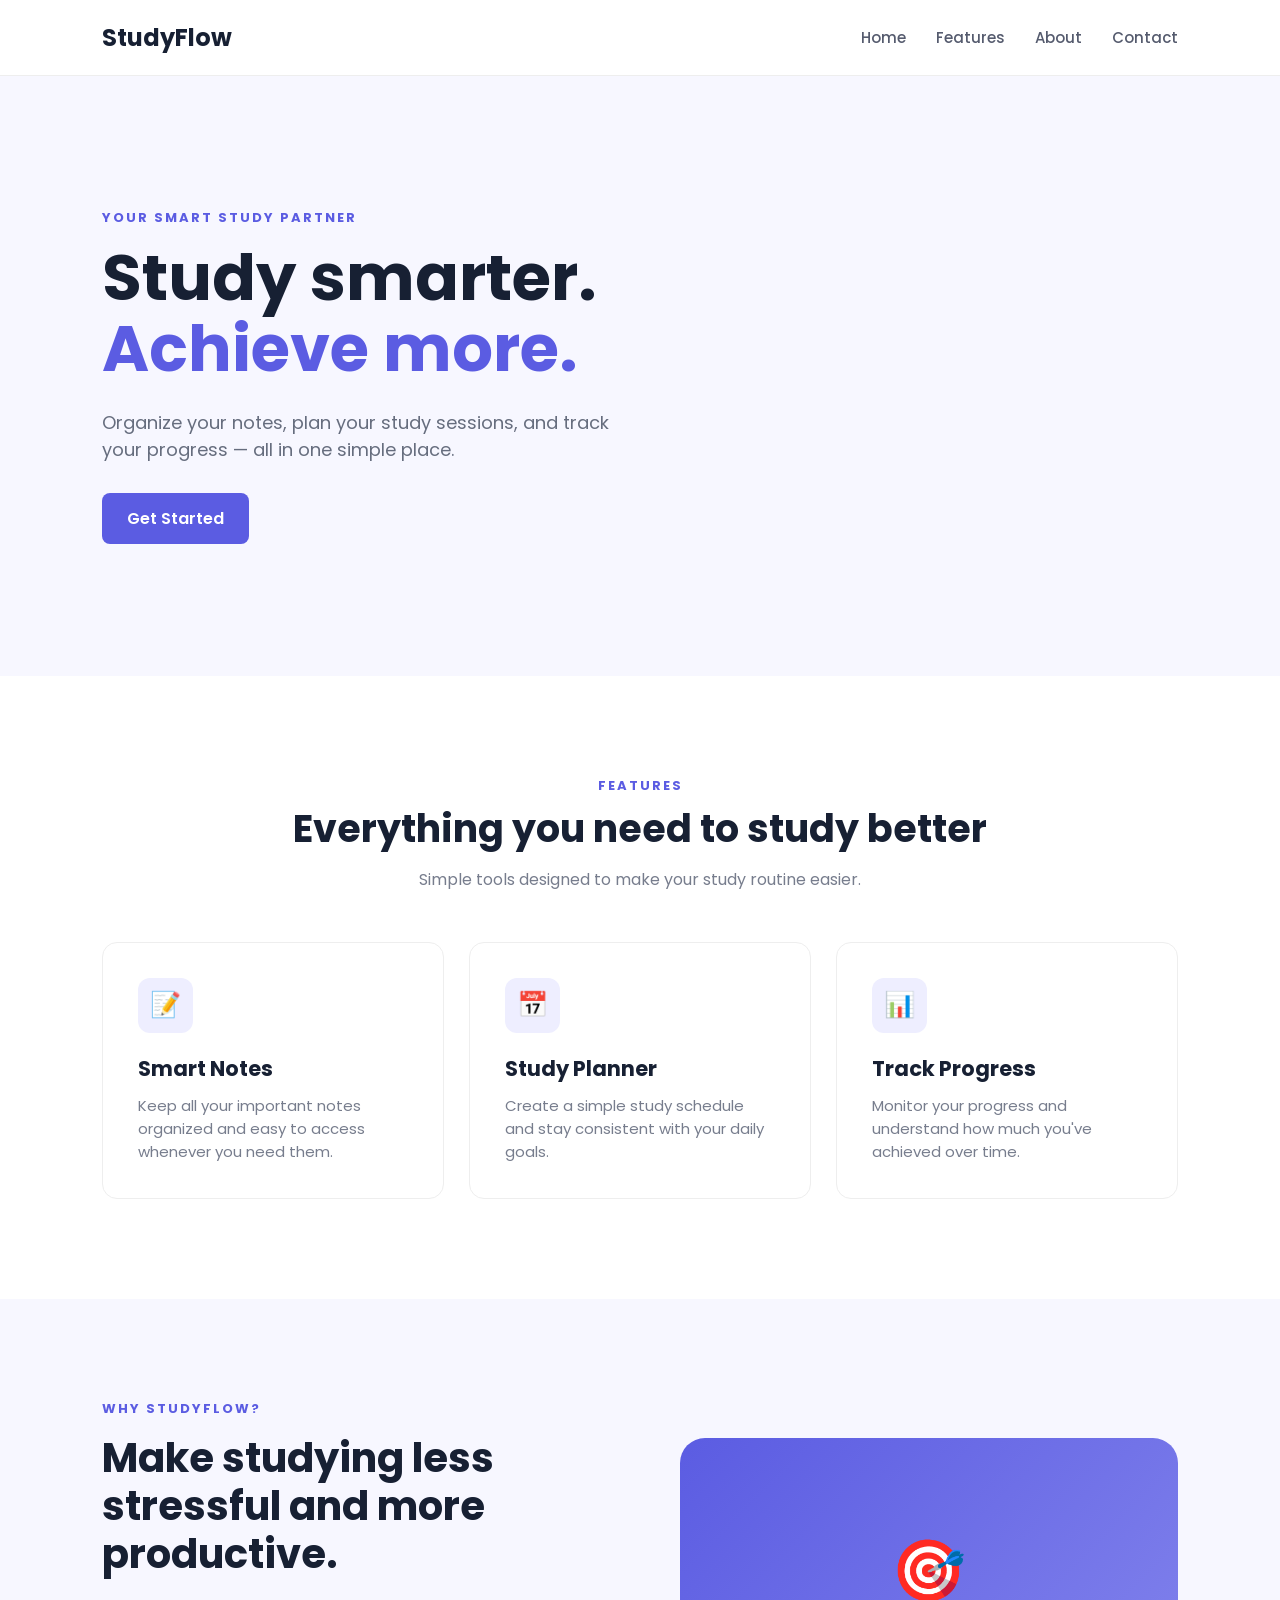
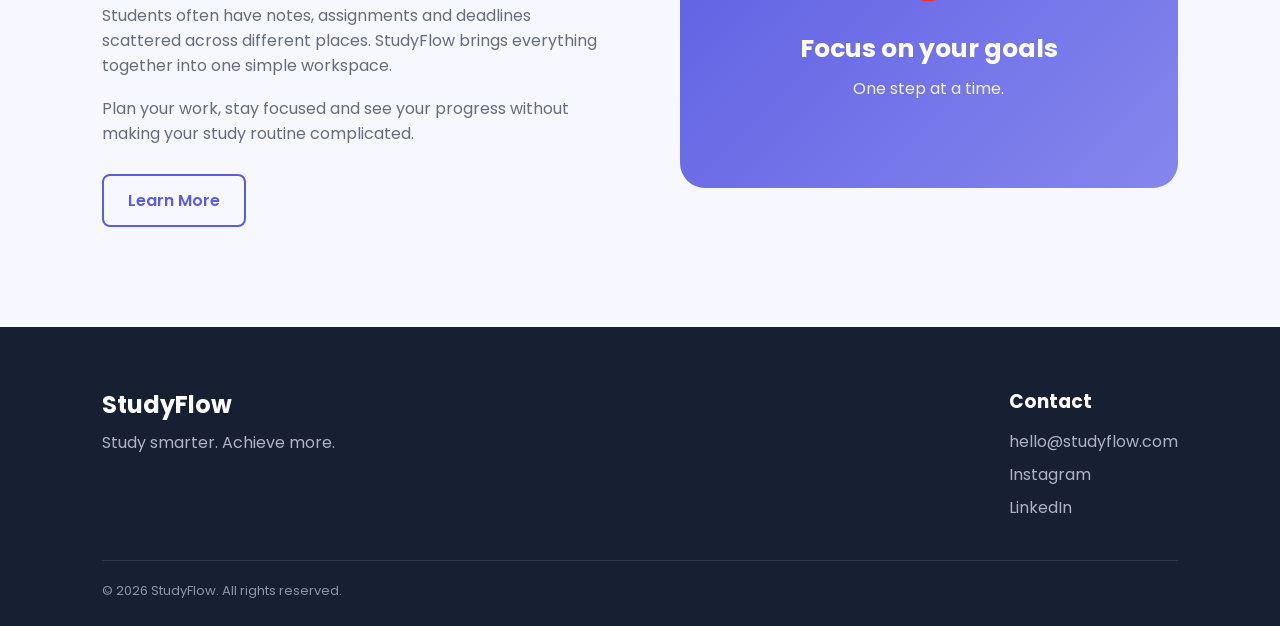
<file: WebDev-L1-LandingPage/index.html>
<!DOCTYPE html>
<html lang="en">

<head>
    <meta charset="UTF-8">

    <meta name="viewport" content="width=device-width, initial-scale=1.0">

    <title>StudyFlow</title>

    <link rel="stylesheet" href="style.css">
</head>

<body>

    <header class="navbar">

        <div class="logo">
            StudyFlow
        </div>

        <nav>
            <a href="#home">Home</a>
            <a href="#features">Features</a>
            <a href="#about">About</a>
            <a href="#contact">Contact</a>
        </nav>

    </header>
    <section class="hero" id="home">

    <div class="hero-content">

        <p class="small-heading">YOUR SMART STUDY PARTNER</p>

        <h1>
            Study smarter.<br>
            <span>Achieve more.</span>
        </h1>

        <p class="hero-text">
            Organize your notes, plan your study sessions,
            and track your progress — all in one simple place.
        </p>

        <a href="#features" class="cta-button">
            Get Started
        </a>

    </div>

</section>
<section class="features" id="features">

    <div class="section-heading">

        <p>FEATURES</p>

        <h2>Everything you need to study better</h2>

        <p>
            Simple tools designed to make your study routine easier.
        </p>

    </div>


    <div class="feature-container">

        <div class="feature-card">

            <div class="icon">📝</div>

            <h3>Smart Notes</h3>

            <p>
                Keep all your important notes organized
                and easy to access whenever you need them.
            </p>

        </div>


        <div class="feature-card">

            <div class="icon">📅</div>

            <h3>Study Planner</h3>

            <p>
                Create a simple study schedule and stay
                consistent with your daily goals.
            </p>

        </div>


        <div class="feature-card">

            <div class="icon">📊</div>

            <h3>Track Progress</h3>

            <p>
                Monitor your progress and understand
                how much you've achieved over time.
            </p>

        </div>

    </div>

</section>
<section class="about" id="about">

    <div class="about-content">

        <p class="small-heading">WHY STUDYFLOW?</p>

        <h2>
            Make studying less stressful and more productive.
        </h2>

        <p>
            Students often have notes, assignments and deadlines
            scattered across different places. StudyFlow brings
            everything together into one simple workspace.
        </p>

        <p>
            Plan your work, stay focused and see your progress
            without making your study routine complicated.
        </p>

        <a href="#contact" class="secondary-button">
            Learn More
        </a>

    </div>


    <div class="about-box">

        <div class="about-icon">🎯</div>

        <h3>Focus on your goals</h3>

        <p>One step at a time.</p>

    </div>

</section>
<footer id="contact">

    <div class="footer-content">

        <div>
            <div class="logo">StudyFlow</div>

            <p>
                Study smarter. Achieve more.
            </p>
        </div>


        <div class="footer-links">

            <h3>Contact</h3>

            <a href="mailto:hello@studyflow.com">
                hello@studyflow.com
            </a>

            <a href="#">
                Instagram
            </a>

            <a href="#">
                LinkedIn
            </a>

        </div>

    </div>


    <div class="copyright">
        © 2026 StudyFlow. All rights reserved.
    </div>

</footer>

</body>

</html>
</file>
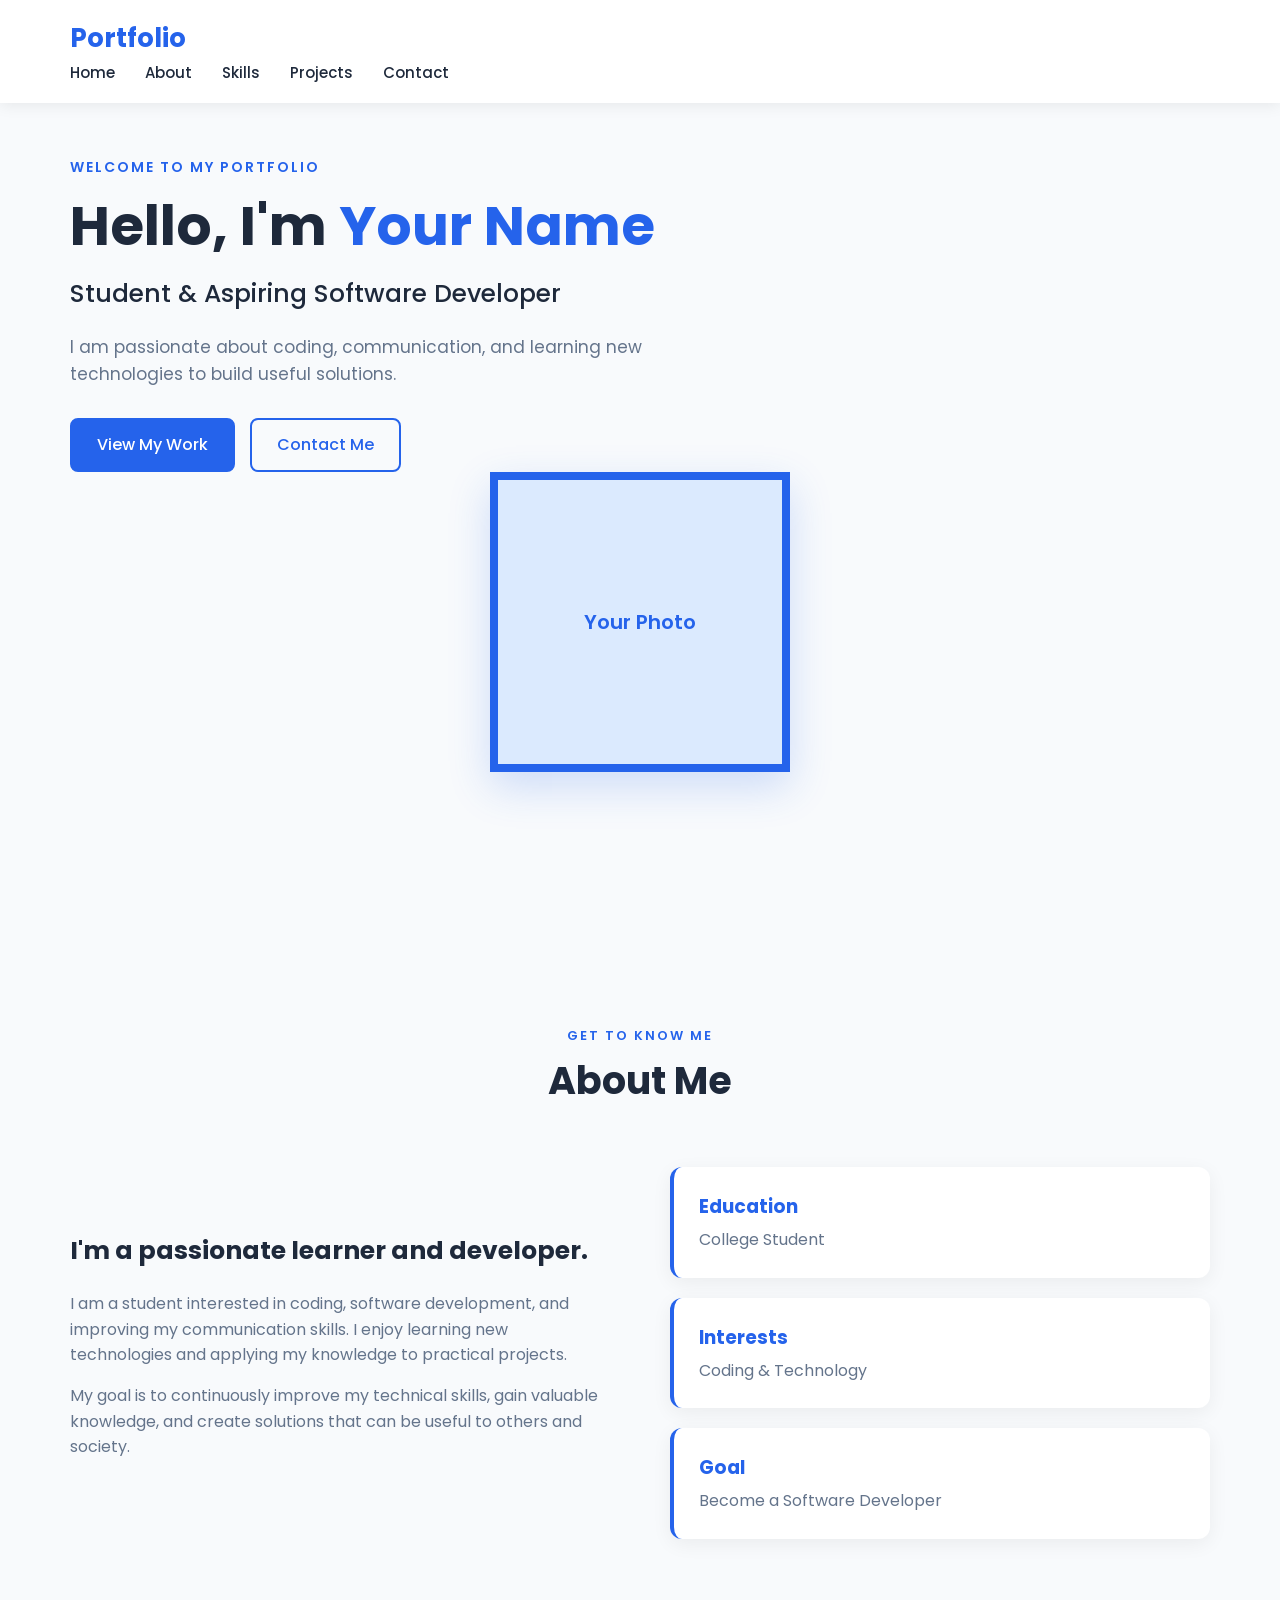
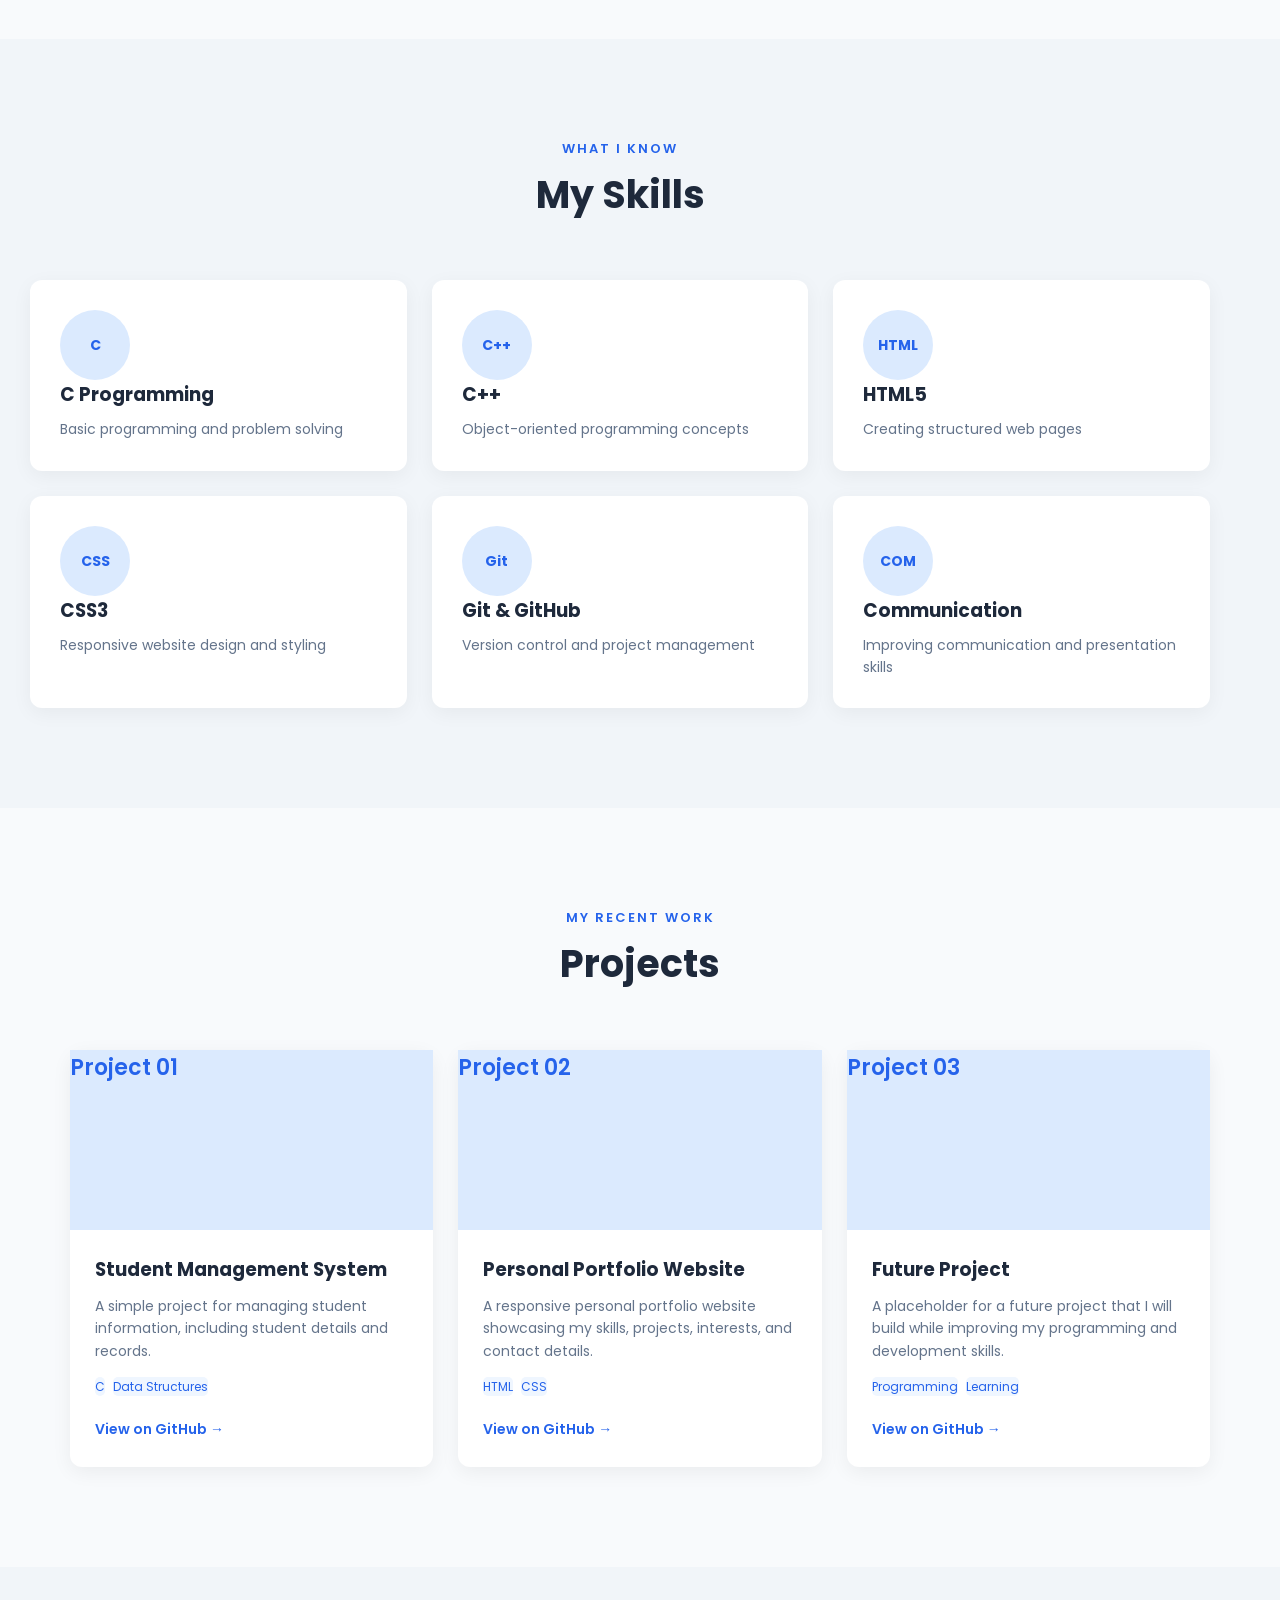
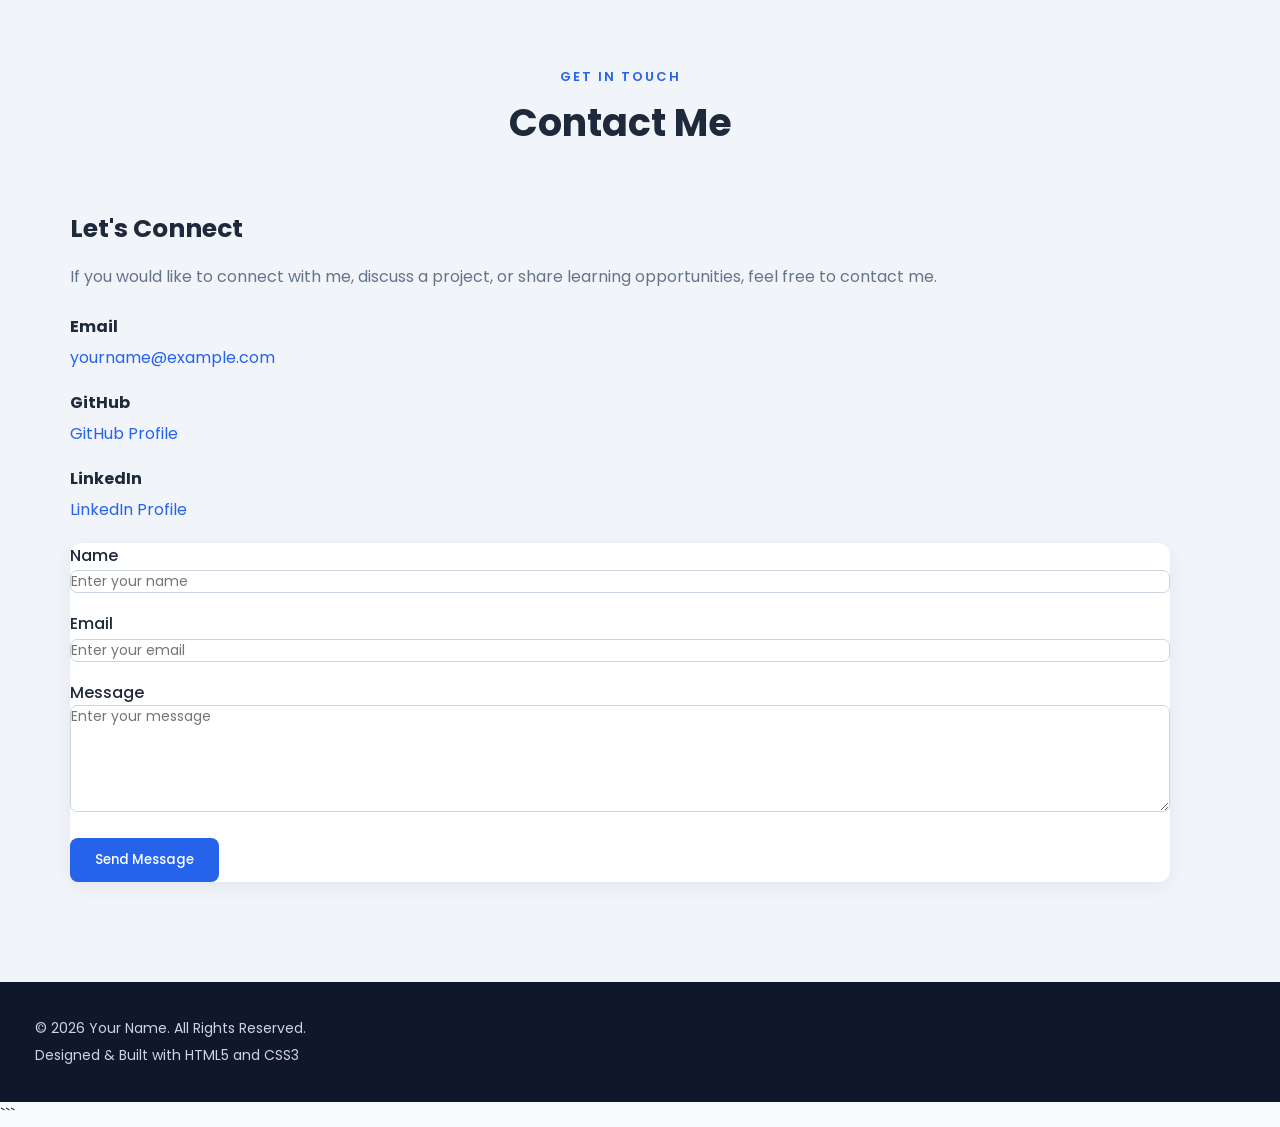
<file: WebDev-L1-T2-Personal Portfolio/index.html>
<!DOCTYPE html>

<html lang="en">
<head>
    <meta charset="UTF-8">
    <meta name="viewport" content="width=device-width, initial-scale=1.0">

```
<title>Your Name | Personal Portfolio</title>

<!-- Google Font -->
<link rel="preconnect" href="https://fonts.googleapis.com">
<link rel="preconnect" href="https://fonts.gstatic.com" crossorigin>
<link href="https://fonts.googleapis.com/css2?family=Poppins:wght@300;400;500;600;700&display=swap" rel="stylesheet">

<!-- CSS -->
<link rel="stylesheet" href="style.css">
```

</head>

<body>

```
<!-- ================= NAVIGATION ================= -->
<header class="header">
    <nav class="navbar">

        <a href="#home" class="logo">Portfolio</a>

        <ul class="nav-links">
            <li><a href="#home">Home</a></li>
            <li><a href="#about">About</a></li>
            <li><a href="#skills">Skills</a></li>
            <li><a href="#projects">Projects</a></li>
            <li><a href="#contact">Contact</a></li>
        </ul>

    </nav>
</header>


<!-- ================= HERO SECTION ================= -->
<section id="home" class="hero">

    <div class="hero-content">

        <p class="welcome">WELCOME TO MY PORTFOLIO</p>

        <h1>Hello, I'm <span>Your Name</span></h1>

        <h2>Student & Aspiring Software Developer</h2>

        <p>
            I am passionate about coding, communication, and learning
            new technologies to build useful solutions.
        </p>

        <div class="hero-buttons">
            <a href="#projects" class="btn primary-btn">View My Work</a>
            <a href="#contact" class="btn secondary-btn">Contact Me</a>
        </div>

    </div>

    <div class="profile-image">
        <!-- Replace this with your photo -->
        <div class="avatar">
            <span>Your Photo</span>
        </div>
    </div>

</section>


<!-- ================= ABOUT SECTION ================= -->
<section id="about" class="section">

    <div class="section-title">
        <p>GET TO KNOW ME</p>
        <h2>About Me</h2>
    </div>

    <div class="about-content">

        <div class="about-text">

            <h3>I'm a passionate learner and developer.</h3>

            <p>
                I am a student interested in coding, software development,
                and improving my communication skills. I enjoy learning
                new technologies and applying my knowledge to practical
                projects.
            </p>

            <p>
                My goal is to continuously improve my technical skills,
                gain valuable knowledge, and create solutions that can
                be useful to others and society.
            </p>

        </div>

        <div class="about-info">

            <div class="info-box">
                <h3>Education</h3>
                <p>College Student</p>
            </div>

            <div class="info-box">
                <h3>Interests</h3>
                <p>Coding & Technology</p>
            </div>

            <div class="info-box">
                <h3>Goal</h3>
                <p>Become a Software Developer</p>
            </div>

        </div>

    </div>

</section>


<!-- ================= SKILLS SECTION ================= -->
<section id="skills" class="section skills-section">

    <div class="section-title">
        <p>WHAT I KNOW</p>
        <h2>My Skills</h2>
    </div>

    <div class="skills-grid">

        <div class="skill-card">
            <div class="skill-icon">C</div>
            <h3>C Programming</h3>
            <p>Basic programming and problem solving</p>
        </div>

        <div class="skill-card">
            <div class="skill-icon">C++</div>
            <h3>C++</h3>
            <p>Object-oriented programming concepts</p>
        </div>

        <div class="skill-card">
            <div class="skill-icon">HTML</div>
            <h3>HTML5</h3>
            <p>Creating structured web pages</p>
        </div>

        <div class="skill-card">
            <div class="skill-icon">CSS</div>
            <h3>CSS3</h3>
            <p>Responsive website design and styling</p>
        </div>

        <div class="skill-card">
            <div class="skill-icon">Git</div>
            <h3>Git & GitHub</h3>
            <p>Version control and project management</p>
        </div>

        <div class="skill-card">
            <div class="skill-icon">COM</div>
            <h3>Communication</h3>
            <p>Improving communication and presentation skills</p>
        </div>

    </div>

</section>


<!-- ================= PROJECTS SECTION ================= -->
<section id="projects" class="section">

    <div class="section-title">
        <p>MY RECENT WORK</p>
        <h2>Projects</h2>
    </div>

    <div class="projects-grid">

        <!-- Project 1 -->
        <div class="project-card">

            <div class="project-image">
                Project 01
            </div>

            <div class="project-content">

                <h3>Student Management System</h3>

                <p>
                    A simple project for managing student information,
                    including student details and records.
                </p>

                <div class="project-tags">
                    <span>C</span>
                    <span>Data Structures</span>
                </div>

                <a href="#" class="project-link">
                    View on GitHub →
                </a>

            </div>

        </div>


        <!-- Project 2 -->
        <div class="project-card">

            <div class="project-image">
                Project 02
            </div>

            <div class="project-content">

                <h3>Personal Portfolio Website</h3>

                <p>
                    A responsive personal portfolio website showcasing
                    my skills, projects, interests, and contact details.
                </p>

                <div class="project-tags">
                    <span>HTML</span>
                    <span>CSS</span>
                </div>

                <a href="#" class="project-link">
                    View on GitHub →
                </a>

            </div>

        </div>


        <!-- Project 3 -->
        <div class="project-card">

            <div class="project-image">
                Project 03
            </div>

            <div class="project-content">

                <h3>Future Project</h3>

                <p>
                    A placeholder for a future project that I will build
                    while improving my programming and development skills.
                </p>

                <div class="project-tags">
                    <span>Programming</span>
                    <span>Learning</span>
                </div>

                <a href="#" class="project-link">
                    View on GitHub →
                </a>

            </div>

        </div>

    </div>

</section>


<!-- ================= CONTACT SECTION ================= -->
<section id="contact" class="section contact-section">

    <div class="section-title">
        <p>GET IN TOUCH</p>
        <h2>Contact Me</h2>
    </div>

    <div class="contact-container">

        <div class="contact-info">

            <h3>Let's Connect</h3>

            <p>
                If you would like to connect with me, discuss a project,
                or share learning opportunities, feel free to contact me.
            </p>

            <div class="contact-item">
                <strong>Email</strong>
                <a href="mailto:yourname@example.com">
                    yourname@example.com
                </a>
            </div>

            <div class="contact-item">
                <strong>GitHub</strong>
                <a href="#" target="_blank">
                    GitHub Profile
                </a>
            </div>

            <div class="contact-item">
                <strong>LinkedIn</strong>
                <a href="#" target="_blank">
                    LinkedIn Profile
                </a>
            </div>

        </div>


        <!-- Contact Form -->
        <form class="contact-form">

            <label for="name">Name</label>
            <input
                type="text"
                id="name"
                name="name"
                placeholder="Enter your name"
                required
            >

            <label for="email">Email</label>
            <input
                type="email"
                id="email"
                name="email"
                placeholder="Enter your email"
                required
            >

            <label for="message">Message</label>
            <textarea
                id="message"
                name="message"
                rows="5"
                placeholder="Enter your message"
            ></textarea>

            <button type="submit" class="btn primary-btn">
                Send Message
            </button>

        </form>

    </div>

</section>


<!-- ================= FOOTER ================= -->
<footer class="footer">

    <p>
        © 2026 Your Name. All Rights Reserved.
    </p>

    <p>
        Designed & Built with HTML5 and CSS3
    </p>

</footer>
```

</body>
</html>
</file>
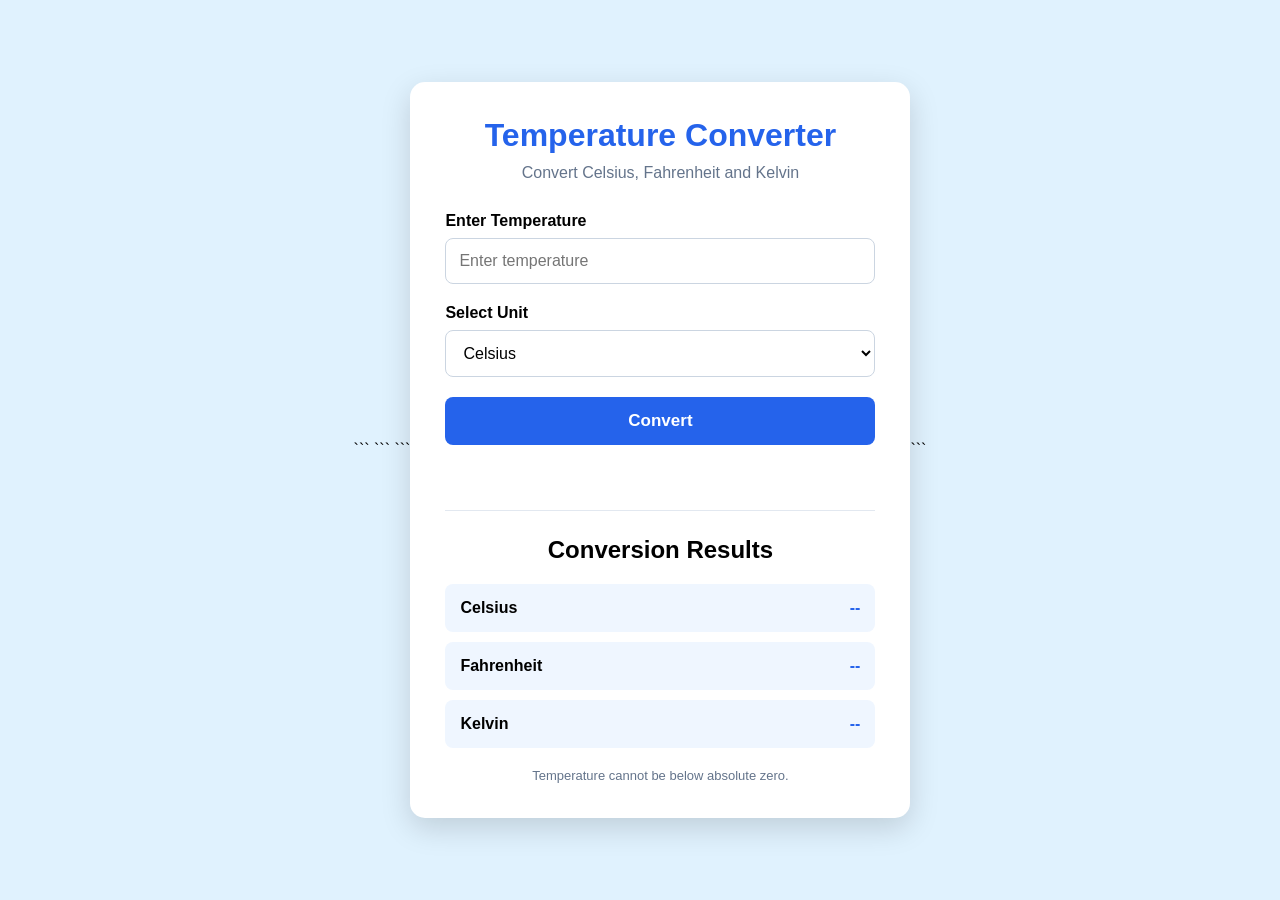
<file: WebDev-L1-T3-Temperature Converter Website/index.html>
<!DOCTYPE html>

<html lang="en">

<head>

```
<meta charset="UTF-8">

<meta name="viewport" content="width=device-width, initial-scale=1.0">

<title>Temperature Converter</title>

<link rel="stylesheet" href="style.css">
```

</head>

<body>

```
<div class="container">

    <div class="converter-card">

        <h1>Temperature Converter</h1>

        <p class="subtitle">
            Convert Celsius, Fahrenheit and Kelvin
        </p>


        <div class="form-group">

            <label for="temperature">
                Enter Temperature
            </label>

            <input
                type="number"
                id="temperature"
                placeholder="Enter temperature"
                step="any"
            >

        </div>


        <div class="form-group">

            <label for="unit">
                Select Unit
            </label>

            <select id="unit">

                <option value="celsius">
                    Celsius
                </option>

                <option value="fahrenheit">
                    Fahrenheit
                </option>

                <option value="kelvin">
                    Kelvin
                </option>

            </select>

        </div>


        <button onclick="convertTemperature()">
            Convert
        </button>


        <p id="errorMessage"></p>


        <div class="results">

            <h2>Conversion Results</h2>


            <div class="result-box">

                <span>Celsius</span>

                <strong id="celsiusResult">
                    --
                </strong>

            </div>


            <div class="result-box">

                <span>Fahrenheit</span>

                <strong id="fahrenheitResult">
                    --
                </strong>

            </div>


            <div class="result-box">

                <span>Kelvin</span>

                <strong id="kelvinResult">
                    --
                </strong>

            </div>

        </div>


        <p class="note">
            Temperature cannot be below absolute zero.
        </p>

    </div>

</div>


<script>

    function convertTemperature() {

        var temperature =
            parseFloat(
                document.getElementById("temperature").value
            );


        var unit =
            document.getElementById("unit").value;


        var error =
            document.getElementById("errorMessage");


        var celsius =
            document.getElementById("celsiusResult");


        var fahrenheit =
            document.getElementById("fahrenheitResult");


        var kelvin =
            document.getElementById("kelvinResult");


        error.textContent = "";


        if (isNaN(temperature)) {

            error.textContent =
                "Please enter a temperature.";

            return;
        }


        var c;


        if (unit === "celsius") {

            c = temperature;

        }


        else if (unit === "fahrenheit") {

            c = (temperature - 32) * 5 / 9;

        }


        else if (unit === "kelvin") {

            c = temperature - 273.15;

        }


        if (c < -273.15) {

            error.textContent =
                "Temperature cannot be below absolute zero.";

            return;
        }


        var f =
            (c * 9 / 5) + 32;


        var k =
            c + 273.15;


        celsius.textContent =
            c.toFixed(2) + " C";


        fahrenheit.textContent =
            f.toFixed(2) + " F";


        kelvin.textContent =
            k.toFixed(2) + " K";

    }

</script>
```

</body>

</html>
</file>
<file: WebDev-L1-LandingPage/style.css>
@import url('https://fonts.googleapis.com/css2?family=Poppins:wght@400;500;600;700&display=swap');
/* Basic reset */
* {
    margin: 0;
    padding: 0;
    box-sizing: border-box;
}
body {
    font-family: "Poppins", sans-serif;
}

/* Navbar */
.navbar {
    position: sticky;
    top: 0;

    display: flex;
    justify-content: space-between;
    align-items: center;

    padding: 20px 8%;

    background-color: white;

    border-bottom: 1px solid #eeeeee;
}


/* Logo */
.logo {
    font-size: 24px;
    font-weight: bold;
    color: #172033;
}


/* Navigation links */
.navbar nav {
    display: flex;
    gap: 30px;
}


.navbar nav a {
    text-decoration: none;
    color: #555b6e;

    font-size: 15px;
    font-weight: 500;
}


.navbar nav a:hover {
    color: #5b5ce2;
}
/* Hero section */
.hero {
    min-height: 600px;

    display: flex;
    align-items: center;

    padding: 80px 8%;

    background-color: #f7f7ff;
}


/* Hero content */
.hero-content {
    max-width: 650px;
}


/* Small heading */
.small-heading {
    color: #5b5ce2;

    font-size: 13px;
    font-weight: bold;

    letter-spacing: 2px;

    margin-bottom: 15px;
}


/* Main heading */
.hero h1 {
    font-size: 64px;
    line-height: 1.1;

    color: #172033;

    margin-bottom: 25px;
}


/* Purple part of heading */
.hero h1 span {
    color: #5b5ce2;
}


/* Description */
.hero-text {
    color: #666d7e;

    font-size: 18px;

    max-width: 550px;

    margin-bottom: 30px;
}


/* Button */
.cta-button {
    display: inline-block;

    padding: 13px 25px;

    background-color: #5b5ce2;
    color: white;

    text-decoration: none;

    border-radius: 8px;

    font-weight: 600;
}


/* Button hover effect */
.cta-button:hover {
    background-color: #4647c7;
}
/* Features section */

.features {
    padding: 100px 8%;
    background-color: white;
}


/* Section heading */

.section-heading {
    text-align: center;

    max-width: 700px;

    margin: 0 auto 50px;
}


.section-heading p:first-child {
    color: #5b5ce2;

    font-size: 13px;
    font-weight: bold;

    letter-spacing: 2px;
}


.section-heading h2 {
    font-size: 38px;

    line-height: 1.2;

    color: #172033;

    margin: 10px 0 15px;
}


.section-heading p:last-child {
    color: #777d8d;

    font-size: 16px;
}


/* Feature cards */

.feature-container {
    display: grid;

    grid-template-columns: repeat(3, 1fr);

    gap: 25px;
}


.feature-card {
    padding: 35px;

    border: 1px solid #eeeeee;

    border-radius: 15px;

    background-color: white;
}


/* Icons */

.icon {
    width: 55px;
    height: 55px;

    display: flex;
    align-items: center;
    justify-content: center;

    background-color: #eeeeff;

    border-radius: 12px;

    font-size: 25px;

    margin-bottom: 20px;
}


.feature-card h3 {
    font-size: 21px;

    color: #172033;

    margin-bottom: 10px;
}


.feature-card p {
    color: #777d8d;

    font-size: 15px;
}
/* About section */

.about {
    padding: 100px 8%;

    display: grid;

    grid-template-columns: 1fr 1fr;

    align-items: center;

    gap: 80px;

    background-color: #f7f7ff;
}


/* About text */

.about-content h2 {
    font-size: 40px;

    line-height: 1.2;

    color: #172033;

    margin: 10px 0 25px;
}


.about-content p:not(.small-heading) {
    color: #666d7e;

    margin-bottom: 18px;
}


/* Learn More button */

.secondary-button {
    display: inline-block;

    margin-top: 10px;

    padding: 12px 24px;

    border: 2px solid #5b5ce2;

    border-radius: 8px;

    color: #5b5ce2;

    text-decoration: none;

    font-weight: 600;
}


.secondary-button:hover {
    background-color: #5b5ce2;

    color: white;
}


/* About visual box */

.about-box {
    min-height: 350px;

    display: flex;

    flex-direction: column;

    align-items: center;

    justify-content: center;

    text-align: center;

    padding: 40px;

    background: linear-gradient(135deg, #5b5ce2, #8586ed);

    border-radius: 25px;

    color: white;
}


.about-icon {
    font-size: 60px;

    margin-bottom: 15px;
}


.about-box h3 {
    font-size: 25px;

    margin-bottom: 8px;
}


.about-box p {
    color: #eeeeff;
}
/* Footer */

footer {
    padding: 60px 8% 25px;

    background-color: #172033;

    color: white;
}


.footer-content {
    display: flex;

    justify-content: space-between;

    gap: 50px;

    padding-bottom: 40px;
}


footer .logo {
    color: white;
}


footer .footer-content p {
    color: #adb3c2;

    margin-top: 8px;
}


.footer-links {
    display: flex;

    flex-direction: column;

    gap: 8px;
}


.footer-links h3 {
    margin-bottom: 5px;
}


.footer-links a {
    color: #adb3c2;

    text-decoration: none;
}


.footer-links a:hover {
    color: white;
}


.copyright {
    padding-top: 20px;

    border-top: 1px solid #30384b;

    color: #8d94a5;

    font-size: 13px;
}
/* ================= MOBILE RESPONSIVE ================= */

@media (max-width: 768px) {

    /* Navbar */

    .navbar {
        padding: 15px 5%;
    }

    .navbar nav {
        gap: 12px;
    }

    .navbar nav a {
        font-size: 12px;
    }


    /* Hero */

    .hero {
        padding: 60px 5%;

        flex-direction: column;

        text-align: center;
    }

    .hero h1 {
        font-size: 45px;
    }

    .hero-text {
        margin-left: auto;
        margin-right: auto;
    }


    /* Features */

    .features {
        padding: 70px 5%;
    }

    .feature-container {
        grid-template-columns: 1fr;
    }


    /* About */

    .about {
        padding: 70px 5%;

        grid-template-columns: 1fr;

        gap: 40px;
    }

    .about-content h2 {
        font-size: 32px;
    }


    /* Footer */

    footer {
        padding: 50px 5% 20px;
    }

    .footer-content {
        flex-direction: column;
    }

}
html {
    scroll-behavior: smooth;
}

section {
    scroll-margin-top: 80px;
}
</file>
<file: WebDev-L1-T2-Personal Portfolio/style.css>
/* =========================================
RESET & GLOBAL STYLES
========================================= */

* {
  margin: 0;
  padding: 0;
  box-sizing: border-box;
  }

html {
scroll-behavior: smooth;
}

body {
font-family: "Poppins", sans-serif;
background: #f8fafc;
color: #1e293b;
line-height: 1.6;
}

a {
text-decoration: none;
color: inherit;
}

ul {
list-style: none;
}

section {
scroll-margin-top: 80px;
}

/* =========================================
NAVIGATION BAR
========================================= */

.header {
position: fixed;
top: 0;
left: 0;
width: 100%;
z-index: 1000;
background: #ffffff;
box-shadow: 0 2px 15px rgba(0, 0, 0, 0.08);
}

.navbar {
max-width: 1200px;
margin: auto;
padding: 18px 30px;

```
display: flex;
justify-content: space-between;
align-items: center;
```

}

.logo {
font-size: 26px;
font-weight: 700;
color: #2563eb;
}

.nav-links {
display: flex;
gap: 30px;
}

.nav-links a {
font-size: 15px;
font-weight: 500;
transition: 0.3s;
}

.nav-links a:hover {
color: #2563eb;
}

/* =========================================
HERO SECTION
========================================= */

.hero {
min-height: 100vh;
max-width: 1200px;
margin: auto;
padding: 130px 30px 80px;

```
display: flex;
justify-content: space-between;
align-items: center;
gap: 60px;
```

}

.hero-content {
max-width: 650px;
}

.welcome {
color: #2563eb;
font-size: 14px;
font-weight: 600;
letter-spacing: 2px;
margin-bottom: 15px;
}

.hero h1 {
font-size: 55px;
line-height: 1.2;
margin-bottom: 15px;
}

.hero h1 span {
color: #2563eb;
}

.hero h2 {
font-size: 25px;
font-weight: 500;
margin-bottom: 20px;
}

.hero-content > p:not(.welcome) {
color: #64748b;
font-size: 17px;
max-width: 600px;
margin-bottom: 30px;
}

.hero-buttons {
display: flex;
gap: 15px;
}

.btn {
display: inline-block;
padding: 12px 25px;
border-radius: 8px;
font-weight: 500;
border: 2px solid #2563eb;
cursor: pointer;
transition: 0.3s;
}

.primary-btn {
background: #2563eb;
color: #ffffff;
}

.primary-btn:hover {
background: #1d4ed8;
transform: translateY(-2px);
}

.secondary-btn {
color: #2563eb;
background: transparent;
}

.secondary-btn:hover {
background: #2563eb;
color: #ffffff;
}

/* =========================================
PROFILE IMAGE / AVATAR
========================================= */

.profile-image {
display: flex;
justify-content: center;
align-items: center;

```
/* Prevents the avatar from being squeezed */
flex-shrink: 0;
```

}

.avatar {
width: 300px;
height: 300px;

```
/* Perfect circle */
border-radius: 50%;

display: flex;
justify-content: center;
align-items: center;

background: #dbeafe;
border: 8px solid #2563eb;

color: #2563eb;
font-size: 20px;
font-weight: 600;

text-align: center;

/* Prevents content from overflowing outside the circle */
overflow: hidden;

/* Prevents the circle from shrinking */
flex-shrink: 0;

box-shadow: 0 15px 40px rgba(37, 99, 235, 0.2);
```

}

/* If you use an actual profile image */
.avatar img {
width: 100%;
height: 100%;

```
object-fit: cover;
border-radius: 50%;

display: block;
```

}

/* =========================================
GENERAL SECTION
========================================= */

.section {
max-width: 1200px;
margin: auto;
padding: 100px 30px;
}

.section-title {
text-align: center;
margin-bottom: 55px;
}

.section-title p {
color: #2563eb;
font-size: 13px;
font-weight: 600;
letter-spacing: 2px;
}

.section-title h2 {
font-size: 38px;
margin-top: 5px;
}

/* =========================================
ABOUT SECTION
========================================= */

.about-content {
display: grid;
grid-template-columns: 1fr 1fr;
gap: 60px;
align-items: center;
}

.about-text h3 {
font-size: 25px;
margin-bottom: 20px;
}

.about-text p {
color: #64748b;
margin-bottom: 15px;
}

.about-info {
display: grid;
gap: 20px;
}

.info-box {
padding: 25px;
background: #ffffff;
border-radius: 12px;
border-left: 4px solid #2563eb;
box-shadow: 0 5px 20px rgba(0, 0, 0, 0.06);
}

.info-box h3 {
color: #2563eb;
margin-bottom: 5px;
}

.info-box p {
color: #64748b;
}

/* =========================================
SKILLS SECTION
========================================= */

.skills-section {
background: #f1f5f9;
max-width: none;

```
padding-left: max(30px, calc((100% - 1140px) / 2));
padding-right: max(30px, calc((100% - 1140px) / 2));
```

}

.skills-grid {
display: grid;
grid-template-columns: repeat(3, 1fr);
gap: 25px;
}

.skill-card {
background: #ffffff;
padding: 30px;

```
text-align: center;
border-radius: 12px;

box-shadow: 0 5px 20px rgba(0, 0, 0, 0.05);

transition: 0.3s;
```

}

.skill-card:hover {
transform: translateY(-8px);

```
box-shadow: 0 15px 30px rgba(0, 0, 0, 0.1);
```

}

.skill-icon {
width: 70px;
height: 70px;

```
margin: 0 auto 20px;

display: flex;
justify-content: center;
align-items: center;

background: #dbeafe;
color: #2563eb;

border-radius: 50%;

font-size: 14px;
font-weight: 700;
```

}

.skill-card h3 {
margin-bottom: 8px;
}

.skill-card p {
color: #64748b;
font-size: 14px;
}

/* =========================================
PROJECTS SECTION
========================================= */

.projects-grid {
display: grid;
grid-template-columns: repeat(3, 1fr);
gap: 25px;
}

.project-card {
background: #ffffff;
border-radius: 12px;

```
overflow: hidden;

box-shadow: 0 5px 20px rgba(0, 0, 0, 0.06);

transition: 0.3s;
```

}

.project-card:hover {
transform: translateY(-8px);
}

.project-image {
height: 180px;

```
display: flex;
justify-content: center;
align-items: center;

background: #dbeafe;
color: #2563eb;

font-size: 22px;
font-weight: 600;
```

}

.project-content {
padding: 25px;
}

.project-content h3 {
margin-bottom: 10px;
}

.project-content p {
color: #64748b;
font-size: 14px;
margin-bottom: 15px;
}

.project-tags {
display: flex;
gap: 8px;

```
flex-wrap: wrap;

margin-bottom: 20px;
```

}

.project-tags span {
background: #eff6ff;
color: #2563eb;

```
padding: 5px 10px;

border-radius: 5px;

font-size: 12px;
```

}

.project-link {
color: #2563eb;
font-weight: 600;
font-size: 14px;
}

.project-link:hover {
text-decoration: underline;
}

/* =========================================
CONTACT SECTION
========================================= */

.contact-section {
background: #f1f5f9;
max-width: none;

```
padding-left: max(30px, calc((100% - 1140px) / 2));
padding-right: max(30px, calc((100% - 1140px) / 2));
```

}

.contact-container {
max-width: 1100px;
margin: auto;

```
display: grid;
grid-template-columns: 1fr 1fr;

gap: 60px;
```

}

.contact-info h3 {
font-size: 25px;
margin-bottom: 15px;
}

.contact-info > p {
color: #64748b;
margin-bottom: 25px;
}

.contact-item {
margin-bottom: 20px;
}

.contact-item strong {
display: block;
margin-bottom: 5px;
}

.contact-item a {
color: #2563eb;
}

.contact-form {
background: #ffffff;

```
padding: 30px;

border-radius: 12px;

box-shadow: 0 5px 20px rgba(0, 0, 0, 0.06);
```

}

.contact-form label {
display: block;

```
margin-bottom: 6px;

font-weight: 500;
```

}

.contact-form input,
.contact-form textarea {
width: 100%;

```
padding: 12px 15px;

margin-bottom: 18px;

border: 1px solid #cbd5e1;

border-radius: 7px;

font-family: inherit;
font-size: 14px;

outline: none;
```

}

.contact-form input:focus,
.contact-form textarea:focus {
border-color: #2563eb;
}

.contact-form textarea {
resize: vertical;
}

.contact-form button {
border: none;
font-family: inherit;
}

/* =========================================
FOOTER
========================================= */

.footer {
background: #0f172a;
color: #cbd5e1;

```
text-align: center;

padding: 30px;

font-size: 14px;
```

}

.footer p {
margin: 5px;
}

/* =========================================
TABLET RESPONSIVE DESIGN
========================================= */

@media (max-width: 900px) {

```
.hero {
    flex-direction: column-reverse;

    text-align: center;

    justify-content: center;

    gap: 40px;
}

.hero-content {
    max-width: 700px;
}

.hero-buttons {
    justify-content: center;
}

.about-content {
    grid-template-columns: 1fr;
}

.skills-grid {
    grid-template-columns: repeat(2, 1fr);
}

.projects-grid {
    grid-template-columns: repeat(2, 1fr);
}

.contact-container {
    grid-template-columns: 1fr;
}
```

}

/* =========================================
MOBILE RESPONSIVE DESIGN
========================================= */

@media (max-width: 600px) {

```
/* Navigation */

.navbar {
    padding: 15px 20px;

    flex-direction: column;

    gap: 12px;
}

.nav-links {
    gap: 12px;

    flex-wrap: wrap;

    justify-content: center;
}

.nav-links a {
    font-size: 13px;
}


/* Hero */

.hero {
    padding: 160px 20px 70px;

    gap: 35px;
}

.hero h1 {
    font-size: 38px;
}

.hero h2 {
    font-size: 20px;
}

.hero-content > p:not(.welcome) {
    font-size: 15px;
}


/* Avatar */

.avatar {
    width: 220px;
    height: 220px;

    font-size: 17px;

    border-width: 6px;
}


/* Buttons */

.hero-buttons {
    flex-direction: column;

    align-items: center;
}

.btn {
    width: 200px;

    text-align: center;
}


/* Sections */

.section {
    padding: 70px 20px;
}

.section-title {
    margin-bottom: 40px;
}

.section-title h2 {
    font-size: 30px;
}


/* Skills */

.skills-grid {
    grid-template-columns: 1fr;
}


/* Projects */

.projects-grid {
    grid-template-columns: 1fr;
}


/* Contact */

.contact-container {
    gap: 30px;
}

.contact-form {
    padding: 25px 20px;
}
```

}

/* =========================================
EXTRA SMALL DEVICES
========================================= */

@media (max-width: 380px) {

```
.hero h1 {
    font-size: 32px;
}

.hero h2 {
    font-size: 18px;
}

.avatar {
    width: 190px;
    height: 190px;
    font-size: 15px;
}

.nav-links {
    gap: 8px;
}

.nav-links a {
    font-size: 12px;
}
```

}
</file>
<file: WebDev-L1-T3-Temperature Converter Website/style.css>
* {
  margin: 0;
  padding: 0;
  box-sizing: border-box;
  }

body {
font-family: Arial, sans-serif;
min-height: 100vh;
background: #e0f2fe;
display: flex;
justify-content: center;
align-items: center;
padding: 20px;
}

.container {
width: 100%;
max-width: 500px;
}

.converter-card {
background: white;
padding: 35px;
border-radius: 15px;
box-shadow: 0 10px 30px rgba(0, 0, 0, 0.15);
}

h1 {
text-align: center;
color: #2563eb;
margin-bottom: 10px;
}

.subtitle {
text-align: center;
color: #64748b;
margin-bottom: 30px;
}

.form-group {
margin-bottom: 20px;
}

label {
display: block;
margin-bottom: 8px;
font-weight: bold;
}

input,
select {
width: 100%;
padding: 13px;
border: 1px solid #cbd5e1;
border-radius: 8px;
font-size: 16px;
background: white;
}

input:focus,
select:focus {
outline: none;
border-color: #2563eb;
}

button {
width: 100%;
padding: 14px;
border: none;
border-radius: 8px;
background: #2563eb;
color: white;
font-size: 17px;
font-weight: bold;
cursor: pointer;
}

button:hover {
background: #1d4ed8;
}

#errorMessage {
color: #dc2626;
text-align: center;
font-weight: bold;
margin-top: 15px;
min-height: 20px;
}

.results {
margin-top: 30px;
padding-top: 25px;
border-top: 1px solid #e2e8f0;
}

.results h2 {
text-align: center;
margin-bottom: 20px;
}

.result-box {
display: flex;
justify-content: space-between;
padding: 15px;
margin-bottom: 10px;
background: #eff6ff;
border-radius: 8px;
}

.result-box span {
font-weight: bold;
}

.result-box strong {
color: #2563eb;
}

.note {
text-align: center;
color: #64748b;
font-size: 13px;
margin-top: 20px;
}

@media (max-width: 600px) {
.converter-card {
padding: 25px 20px;
}

```
h1 {
    font-size: 26px;
}
```

}
</file>
